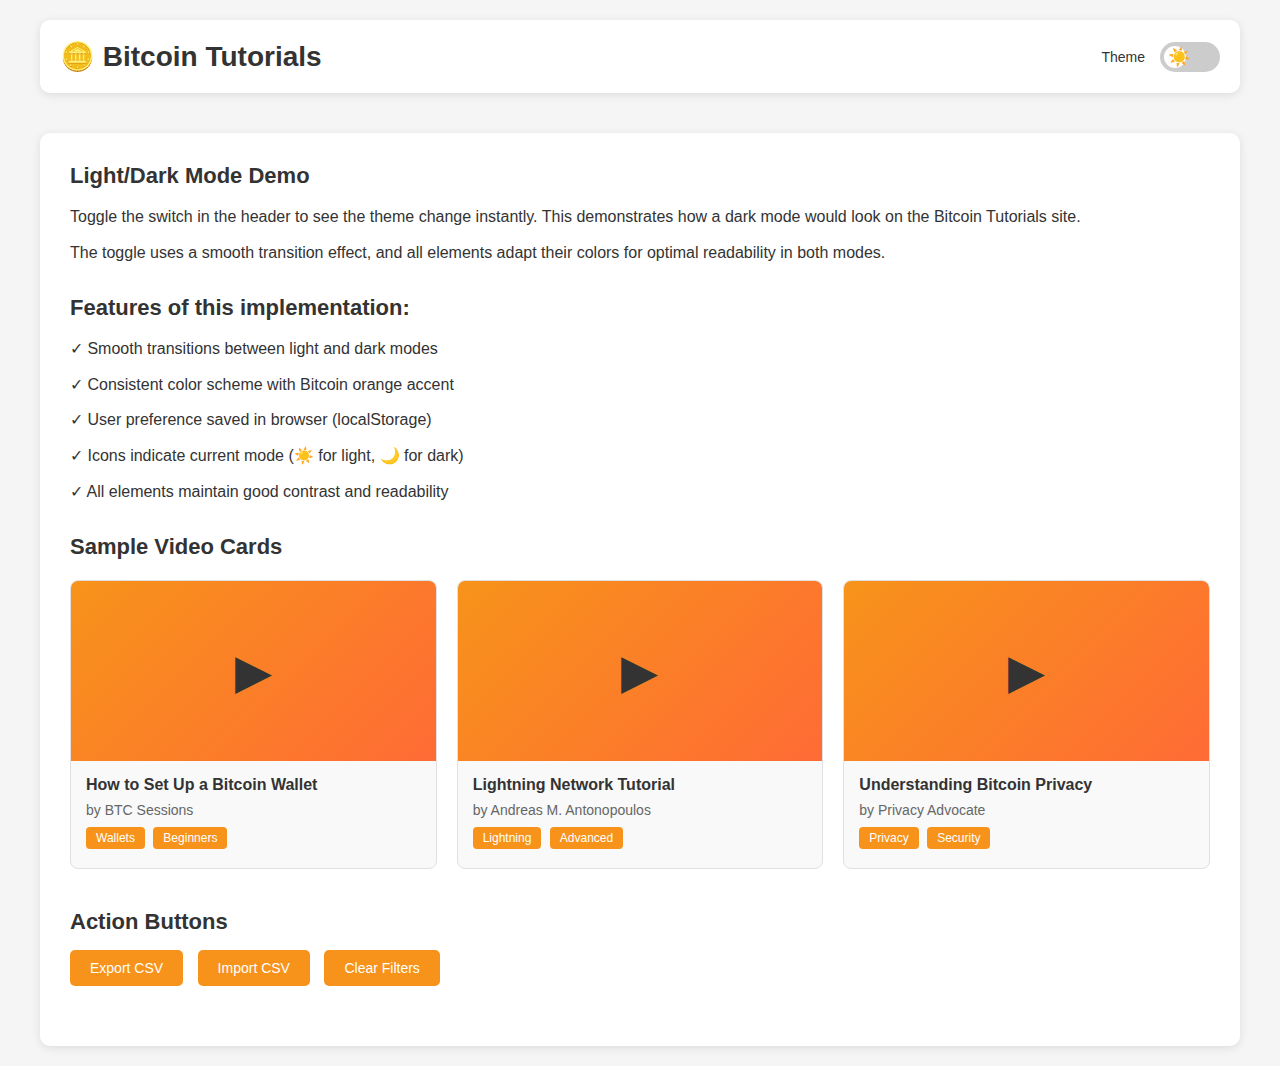
<file: dark-mode-demo.html>
<!DOCTYPE html>
<html lang="en">
<head>
    <meta charset="UTF-8">
    <meta name="viewport" content="width=device-width, initial-scale=1.0">
    <title>Light/Dark Mode Toggle Demo</title>
    <style>
        * {
            margin: 0;
            padding: 0;
            box-sizing: border-box;
        }

        body {
            font-family: -apple-system, BlinkMacSystemFont, 'Segoe UI', Roboto, Oxygen, Ubuntu, Cantarell, sans-serif;
            transition: background-color 0.3s ease, color 0.3s ease;
            padding: 20px;
        }

        /* Light mode (default) */
        body.light-mode {
            background-color: #f5f5f5;
            color: #333;
        }

        /* Dark mode */
        body.dark-mode {
            background-color: #1a1a1a;
            color: #e0e0e0;
        }

        /* Header */
        .header {
            max-width: 1200px;
            margin: 0 auto 40px;
            display: flex;
            justify-content: space-between;
            align-items: center;
            padding: 20px;
            border-radius: 10px;
            transition: background-color 0.3s ease;
        }

        .light-mode .header {
            background-color: #fff;
            box-shadow: 0 2px 10px rgba(0,0,0,0.1);
        }

        .dark-mode .header {
            background-color: #2a2a2a;
            box-shadow: 0 2px 10px rgba(0,0,0,0.3);
        }

        h1 {
            font-size: 28px;
        }

        /* Toggle Switch */
        .theme-toggle {
            position: relative;
            display: inline-block;
            width: 60px;
            height: 30px;
        }

        .theme-toggle input {
            opacity: 0;
            width: 0;
            height: 0;
        }

        .slider {
            position: absolute;
            cursor: pointer;
            top: 0;
            left: 0;
            right: 0;
            bottom: 0;
            background-color: #ccc;
            transition: 0.3s;
            border-radius: 30px;
        }

        .slider:before {
            position: absolute;
            content: "";
            height: 22px;
            width: 22px;
            left: 4px;
            bottom: 4px;
            background-color: white;
            transition: 0.3s;
            border-radius: 50%;
        }

        input:checked + .slider {
            background-color: #f7931a;
        }

        input:checked + .slider:before {
            transform: translateX(30px);
        }

        /* Icons on the toggle */
        .slider:after {
            content: '☀️';
            position: absolute;
            left: 8px;
            top: 4px;
            font-size: 18px;
            transition: opacity 0.3s;
        }

        input:checked + .slider:after {
            content: '🌙';
            left: auto;
            right: 8px;
        }

        /* Content area */
        .content {
            max-width: 1200px;
            margin: 0 auto;
            padding: 30px;
            border-radius: 10px;
            transition: background-color 0.3s ease;
        }

        .light-mode .content {
            background-color: #fff;
            box-shadow: 0 2px 10px rgba(0,0,0,0.1);
        }

        .dark-mode .content {
            background-color: #2a2a2a;
            box-shadow: 0 2px 10px rgba(0,0,0,0.3);
        }

        .demo-section {
            margin-bottom: 30px;
        }

        .demo-section h2 {
            margin-bottom: 15px;
            font-size: 22px;
        }

        .demo-section p {
            line-height: 1.6;
            margin-bottom: 10px;
        }

        /* Video cards demo */
        .video-grid {
            display: grid;
            grid-template-columns: repeat(auto-fill, minmax(300px, 1fr));
            gap: 20px;
            margin-top: 20px;
        }

        .video-card {
            border-radius: 8px;
            overflow: hidden;
            transition: transform 0.2s, background-color 0.3s ease;
            cursor: pointer;
        }

        .light-mode .video-card {
            background-color: #f9f9f9;
            border: 1px solid #e0e0e0;
        }

        .dark-mode .video-card {
            background-color: #333;
            border: 1px solid #444;
        }

        .video-card:hover {
            transform: translateY(-5px);
        }

        .video-thumbnail {
            width: 100%;
            height: 180px;
            background: linear-gradient(135deg, #f7931a 0%, #ff6b35 100%);
            display: flex;
            align-items: center;
            justify-content: center;
            font-size: 48px;
        }

        .video-info {
            padding: 15px;
        }

        .video-title {
            font-weight: 600;
            margin-bottom: 8px;
        }

        .video-creator {
            font-size: 14px;
            margin-bottom: 5px;
        }

        .light-mode .video-creator {
            color: #666;
        }

        .dark-mode .video-creator {
            color: #aaa;
        }

        /* Tags */
        .tag {
            display: inline-block;
            padding: 4px 10px;
            border-radius: 4px;
            font-size: 12px;
            margin: 4px 4px 4px 0;
        }

        .light-mode .tag {
            background-color: #f7931a;
            color: white;
        }

        .dark-mode .tag {
            background-color: #ff8c00;
            color: #1a1a1a;
        }

        /* Button styles */
        .button {
            padding: 10px 20px;
            border: none;
            border-radius: 5px;
            cursor: pointer;
            font-size: 14px;
            transition: background-color 0.3s ease, color 0.3s ease;
            margin-right: 10px;
        }

        .light-mode .button {
            background-color: #f7931a;
            color: white;
        }

        .dark-mode .button {
            background-color: #ff8c00;
            color: #1a1a1a;
        }

        .button:hover {
            opacity: 0.9;
        }

        /* Toggle label */
        .toggle-label {
            display: flex;
            align-items: center;
            gap: 15px;
        }

        .toggle-text {
            font-size: 14px;
            font-weight: 500;
        }
    </style>
</head>
<body class="light-mode">
    <div class="header">
        <h1>🪙 Bitcoin Tutorials</h1>
        <div class="toggle-label">
            <span class="toggle-text">Theme</span>
            <label class="theme-toggle">
                <input type="checkbox" id="theme-toggle">
                <span class="slider"></span>
            </label>
        </div>
    </div>

    <div class="content">
        <div class="demo-section">
            <h2>Light/Dark Mode Demo</h2>
            <p>Toggle the switch in the header to see the theme change instantly. This demonstrates how a dark mode would look on the Bitcoin Tutorials site.</p>
            <p>The toggle uses a smooth transition effect, and all elements adapt their colors for optimal readability in both modes.</p>
        </div>

        <div class="demo-section">
            <h2>Features of this implementation:</h2>
            <p>✓ Smooth transitions between light and dark modes</p>
            <p>✓ Consistent color scheme with Bitcoin orange accent</p>
            <p>✓ User preference saved in browser (localStorage)</p>
            <p>✓ Icons indicate current mode (☀️ for light, 🌙 for dark)</p>
            <p>✓ All elements maintain good contrast and readability</p>
        </div>

        <div class="demo-section">
            <h2>Sample Video Cards</h2>
            <div class="video-grid">
                <div class="video-card">
                    <div class="video-thumbnail">▶</div>
                    <div class="video-info">
                        <div class="video-title">How to Set Up a Bitcoin Wallet</div>
                        <div class="video-creator">by BTC Sessions</div>
                        <div class="video-tags">
                            <span class="tag">Wallets</span>
                            <span class="tag">Beginners</span>
                        </div>
                    </div>
                </div>
                <div class="video-card">
                    <div class="video-thumbnail">▶</div>
                    <div class="video-info">
                        <div class="video-title">Lightning Network Tutorial</div>
                        <div class="video-creator">by Andreas M. Antonopoulos</div>
                        <div class="video-tags">
                            <span class="tag">Lightning</span>
                            <span class="tag">Advanced</span>
                        </div>
                    </div>
                </div>
                <div class="video-card">
                    <div class="video-thumbnail">▶</div>
                    <div class="video-info">
                        <div class="video-title">Understanding Bitcoin Privacy</div>
                        <div class="video-creator">by Privacy Advocate</div>
                        <div class="video-tags">
                            <span class="tag">Privacy</span>
                            <span class="tag">Security</span>
                        </div>
                    </div>
                </div>
            </div>
        </div>

        <div class="demo-section" style="margin-top: 40px;">
            <h2>Action Buttons</h2>
            <button class="button">Export CSV</button>
            <button class="button">Import CSV</button>
            <button class="button">Clear Filters</button>
        </div>
    </div>

    <script>
        const themeToggle = document.getElementById('theme-toggle');
        const body = document.body;

        // Check for saved theme preference or default to light mode
        const currentTheme = localStorage.getItem('theme') || 'light-mode';
        body.className = currentTheme;
        themeToggle.checked = currentTheme === 'dark-mode';

        // Toggle theme
        themeToggle.addEventListener('change', function() {
            if (this.checked) {
                body.className = 'dark-mode';
                localStorage.setItem('theme', 'dark-mode');
            } else {
                body.className = 'light-mode';
                localStorage.setItem('theme', 'light-mode');
            }
        });
    </script>
</body>
</html>
</file>
